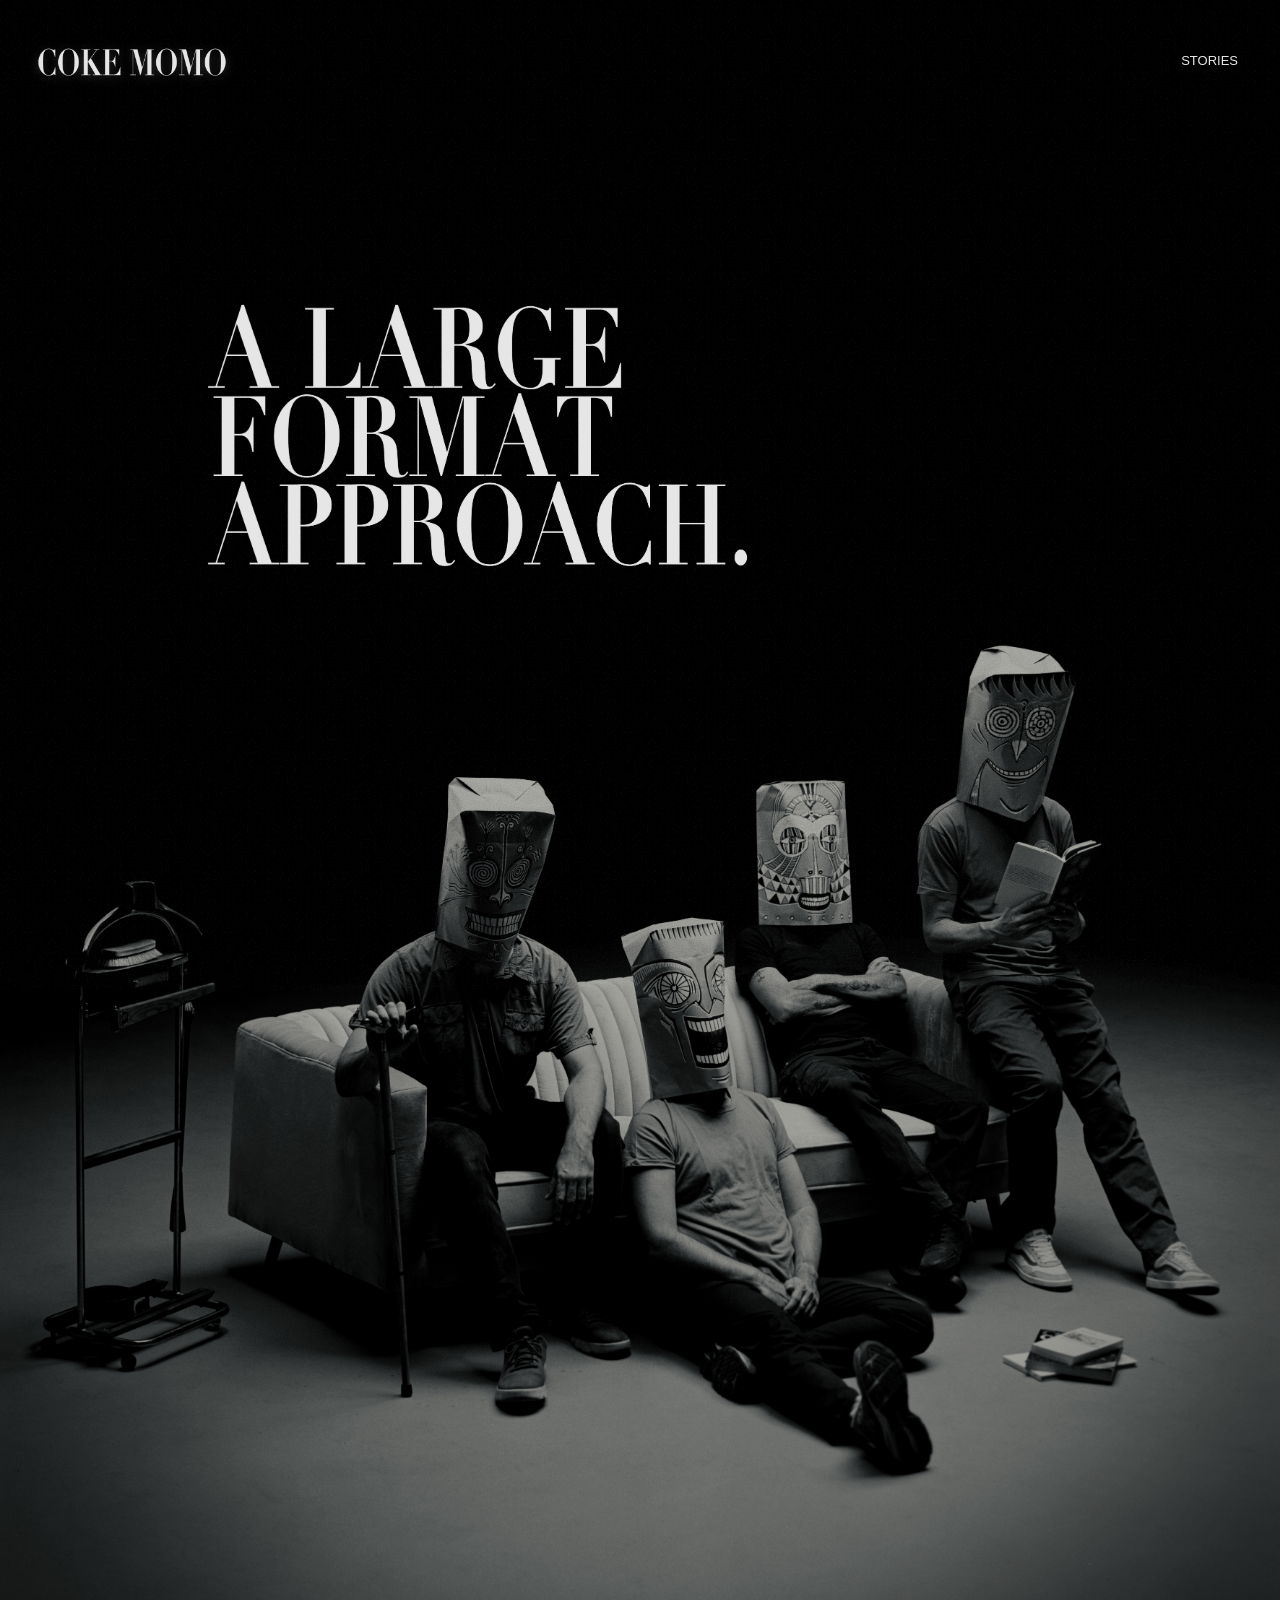
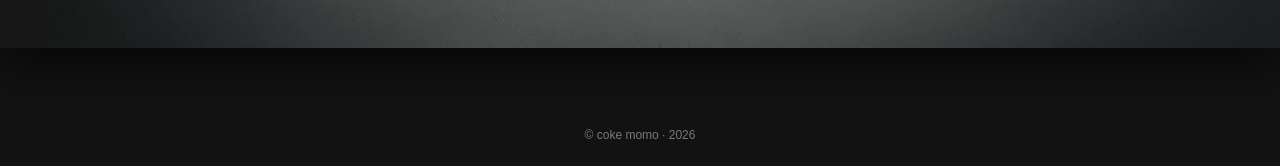
<file: index.html>
<!doctype html>
<html lang="es">
<head>
  <script async src="https://www.googletagmanager.com/gtag/js?id=G-LR7251LPSF"></script>
  <script>
    window.dataLayer = window.dataLayer || [];
    function gtag(){dataLayer.push(arguments);}
    gtag('js', new Date());

    gtag('config', 'G-LR7251LPSF');
  </script>
  <meta charset="utf-8" />
  <meta name="viewport" content="width=device-width,initial-scale=1" />

  <title>coke momo</title>
  <meta name="description" content="Visual stories and photography by coke momo.">
  <link rel="canonical" href="https://www.cokemomo.com/">

  <link rel="icon" href="/favicon.png" sizes="512x512" type="image/png">
  <link rel="icon" href="/favicon-32.png" sizes="32x32" type="image/png">
  <link rel="apple-touch-icon" href="/apple-touch-icon.png">
  <meta name="theme-color" content="#121212">

  <style>
    :root{
      /* --- COLORES DARK MODE --- */
      --bg: #121212;             
      --text-main: #e0e0e0;      
      --text-muted: #888888;     
      
      --page-max: 1400px;
      --page-pad: 32px;
      --header-height: 120px; 
      
      --header-border-width: 0px; 
      --header-border-color: transparent;
      
      --logo-width: 200px;
      --gap: 32px;
      --radius: 16px;
      
      --border: 1px solid rgba(255,255,255,0.1); 
      --shadow: 0 18px 40px rgba(0,0,0,.60); 
      
      --ui-font-size: 13px;
      --ui-opacity: .75;
      --footer-font-size: 12px;
      --footer-opacity: .5;
      --footer-padding: 48px 0 24px;
      --tile-aspect: 4 / 5;
      --wide-aspect: 16 / 9;

      /* --- GRANO DE PELÍCULA --- */
      --grain-opacity: .06;  /* grano sobre fotos y medios tonos */
      --grain-lift: .035;    /* grano en los negros de la página */
      --grain-tile: 200px;   /* = 200 / densidad de pantalla; ver @media abajo */
      --grain-speed: .6s;    /* parpadeo del grano (0 = estático) */
    }

    *{ box-sizing:border-box; }
    
    html,body{ 
        margin:0; padding:0; background:var(--bg); color:var(--text-main); 
        -webkit-user-select: none; user-select: none;
        overflow-x: hidden; 
        cursor: default;
    }
    img { -webkit-user-drag: none; user-drag: none; pointer-events: none; }

    body{
      font-family:-apple-system,BlinkMacSystemFont, "Helvetica Neue",Helvetica,Arial,sans-serif;
    }

    /* ===== HEADER FIXED ===== */
    header{
      position: fixed; 
      top: 0; left: 0; width: 100%; height: var(--header-height);
      z-index: 5000;
      background: transparent; 
      display: flex; align-items: center;
      
      /* TRANSICIÓN DE OPACIDAD (Para ocultarlo suavemente en zoom) */
      transition: opacity 0.4s ease, visibility 0.4s ease;
      opacity: 1;
      visibility: visible;
    }
    
    /* CLASE PARA OCULTAR HEADER EN ZOOM */
    header.hidden {
        opacity: 0;
        visibility: hidden;
        pointer-events: none;
    }

    /* CAPA DE FONDO (EFECTO CRISTAL + GRADIENTE) */
    header::before {
      content: "";
      position: absolute;
      inset: 0; 
      z-index: -1; 
      transition: opacity 0.6s ease, background 0.6s ease;
      
      /* --- HOME --- */
      background: linear-gradient(to bottom, rgba(0,0,0,0.8) 0%, rgba(0,0,0,0.2) 100%);
      backdrop-filter: blur(10px);
      -webkit-backdrop-filter: blur(10px);
      -webkit-mask-image: linear-gradient(to bottom, black 40%, transparent 100%);
      mask-image: linear-gradient(to bottom, black 40%, transparent 100%);
      opacity: 1;
    }

    /* --- MODO STORIES (GRADIENTE NEGRO SÓLIDO ARRIBA) --- */
    header.story-mode::before {
      /* Negro Grafito */
      background: #121212; 
      
      /* Blur para suavizar lo de atrás */
      backdrop-filter: blur(15px);
      -webkit-backdrop-filter: blur(15px);
      
      /* MÁSCARA CORREGIDA: Sólido arriba (black 80%), transparente solo al final */
      /* Esto asegura que la parte superior sea oscura y legible */
      -webkit-mask-image: linear-gradient(to bottom, black 80%, transparent 100%);
      mask-image: linear-gradient(to bottom, black 80%, transparent 100%);
    }

    .header-inner{
      width: 100%; max-width: var(--page-max); margin: 0 auto; padding: 0 var(--page-pad);
      display:flex; align-items:center; justify-content:space-between; height: 100%;
    }

    /* LOGO CON GLOW INTENSO */
    .logo{
      width: var(--logo-width); max-width:60vw; cursor:pointer; user-select:none; pointer-events: auto; 
      filter: invert(1) brightness(0.9); 
      transition: filter 0.4s ease;
      filter: drop-shadow(0 2px 4px rgba(0,0,0,0.2)) invert(1) brightness(0.9);
    }
    
    .logo:hover { 
        /* Glow blanco intenso */
        filter: drop-shadow(0 0 20px rgba(255,255,255,0.9)) invert(1) brightness(2); 
    }

    .menu{ position: relative; font-size: var(--ui-font-size); opacity: 1; color: #fff; }
    
    .menu button{ 
        background:none; border:none; font:inherit; cursor:pointer; padding:6px 10px; color: #fff; 
        text-shadow: 0 1px 4px rgba(0,0,0,0.5); 
        opacity: 0.9; transition: opacity 0.3s;
    }
    .menu button:hover { opacity: 1; }

    .menu-list{
      position:absolute; right:0; top:100%; margin-top:10px;
      background: #1a1a1a; 
      border: 1px solid #333;
      border-radius:10px; box-shadow:0 12px 30px rgba(0,0,0,.5);
      display:none; min-width:160px; overflow:hidden;
    }
    .menu.open .menu-list{ display:block; }

    .menu-list button{
      width:100%; text-align:left; padding:10px 14px; border:none;
      background:none; cursor:pointer; font-size:13px; color: #bbb;
      text-shadow: none; 
    }
    .menu-list button:hover{ background: rgba(255,255,255,.1); color: #fff; }

    main{
      max-width: var(--page-max); margin: 0 auto; padding: var(--page-pad);
      margin-top: var(--header-height); 
      min-height: calc(100vh - var(--header-height));
    }

    section{ display:none; }
    section.active{ display:block; }

    .story-header{ margin-bottom: 32px; }
    .story-title-row{ display:flex; align-items: baseline; gap: 18px; flex-wrap: wrap; }
    .story-title{ font-size: 18px; font-weight: 500; letter-spacing: .04em; text-transform: uppercase; user-select:none; }
    .story-subtitle{ font-size: 15px; font-weight: 400; font-style: italic; opacity: .78; user-select:none; white-space: nowrap; }

    /* ===== PORTADA FULL SCREEN ===== */
    .home-hero{
      width: 100vw; position: relative; left: 50%; right: 50%;
      margin-left: -50vw; margin-right: -50vw;
      display:block; object-fit: cover; box-shadow: var(--shadow);
      margin-top: calc((var(--header-height) + var(--page-pad)) * -1); 
      filter: brightness(0.9);
    }

    .grid{ display:grid; grid-template-columns: repeat(2,1fr); gap: var(--gap); }
    @media (max-width: 900px){ .grid{ grid-template-columns:1fr; } }

    .tile{
      position: relative; overflow:hidden; border-radius: var(--radius);
      border: var(--border); box-shadow: var(--shadow); 
      cursor: none; 
      background: #000; 
      aspect-ratio: var(--tile-aspect); pointer-events: auto;
    }
    .tile.wide{ grid-column: span 2; aspect-ratio: var(--wide-aspect); }

    .tile img{
      position:absolute; inset:0; width:100%; height:100%;
      object-fit: cover; display:block; user-select:none;
    }

    footer{
      max-width: var(--page-max); margin: 0 auto; padding: var(--footer-padding);
      text-align:center; font-size: var(--footer-font-size); opacity: var(--footer-opacity); user-select:none;
    }

    /* ===== LIGHTBOX CON BLUR ===== */
    .lightbox{
      position: fixed; 
      top: 0; 
      left: 0; 
      width: 100%; 
      height: 100%; 
      display:none; 
      z-index: 6000; /* Z-Index alto */
      
      background: rgba(18,18,18,0.85); 
      backdrop-filter: blur(25px);      
      -webkit-backdrop-filter: blur(25px); 
      
      align-items: center; justify-content: center;
      touch-action: none; overflow: hidden;
      cursor: none; 
    }

    .lightbox.open{ display:flex; }

    .lb-ui{ position: absolute; inset:0; pointer-events:none; z-index:6100; }
    
    .lb-btn { color: #fff; background: rgba(0,0,0,0.5); border-radius: 50%; width: 40px; height: 40px; border:none; cursor: pointer; font-size: 20px; position: absolute; pointer-events: auto; }
    .lb-close { top: 20px; right: 20px; }
    .lb-prev { top: 50%; left: 20px; transform: translateY(-50%); }
    .lb-next { top: 50%; right: 20px; transform: translateY(-50%); }

    .lightbox.direct-zoom .lb-btn { display: none; }
    .lightbox.direct-zoom .caption { display: none; }

    .lightbox-inner{ width: 100%; height: 100%; position: relative; overflow: hidden; }
    .lb-stage{ width:100%; height:100%; display:flex; align-items:center; justify-content:center; }

    .lightbox-img{
      max-width:100%; max-height:100%; object-fit: contain;
      transform-origin: center center; 
      pointer-events: none; transition: none; 
    }
    
    .lb-protection {
      position: absolute; inset: 0; z-index: 4050; 
      cursor: none; 
    }

    .caption{
      position: absolute; bottom: 20px; left:0; width:100%;
      font-size:13px; opacity:.8; text-align:center;
      pointer-events: none; z-index: 4200;
      color: #ccc; 
      background: rgba(0,0,0,0.6); padding: 5px 0;
    }

    /* ===== MENSAJE EN EL CURSOR ===== */
    .cursor-msg {
        position: fixed; top: 0; left: 0; pointer-events: none; z-index: 7000;
        padding: 6px 10px;
        background: rgba(255, 255, 255, 0.9); color: #000; 
        font-size: 10px; font-weight: 500; text-transform: uppercase; letter-spacing: 0.05em;
        border-radius: 4px; opacity: 0;
        transform: translate(15px, 15px);
        transition: opacity 0.2s ease, transform 0.1s ease;
        white-space: nowrap;
    }
    .cursor-msg.visible { opacity: 1; }

    /* ===== GRANO DE PELÍCULA (SOBRE TODA LA WEB) =====
       Dos capas, porque una sola no puede cubrir todo el rango:
       - .grain (overlay): grano en medios tonos, respeta el contraste de las fotos.
         Sobre un negro como #121212 el overlay se anula, así que aquí no basta.
       - .grain-blacks (screen): solo aclara, así que es la que hace visible
         el grano en los negros de la página. Como niebla de base de película. */
    .grain, .grain-blacks{
      position: fixed;
      top: -10%; left: -10%;
      width: 120%; height: 120%;   /* margen para el desplazamiento del parpadeo */
      z-index: 9000;
      pointer-events: none;
      background-size: var(--grain-tile) var(--grain-tile);

      /* El movimiento va por transform (GPU), no por background-position */
      will-change: transform;
      animation: grain-shift var(--grain-speed) steps(1) infinite;
    }

    /* Detalles que hacen que el grano se vea (medido en este Mac):
       - color-interpolation-filters='sRGB': por defecto los filtros SVG trabajan
         en linearRGB, y linear 0.5 sale a sRGB 0.735. Eso desplazaba el ruido
         hacia claro y el overlay aclaraba la foto en vez de ser neutro.
       - feComponentTransfer linear: feTurbulence crudo tiene una desviación de
         solo 0.06, casi gris plano. slope=3 con intercept=(1-slope)/2 estira el
         contraste a 0.23 manteniendo la media en 0.50, así que no toca exposición.
       - feFuncA slope=0 intercept=1: el ruido de alfa solo velaba; con alfa fija
         la fuerza la controla únicamente la opacidad de la capa. */
    .grain{
      opacity: var(--grain-opacity);
      mix-blend-mode: overlay;
      background-image: url("data:image/svg+xml,%3Csvg xmlns='http://www.w3.org/2000/svg' width='200' height='200'%3E%3Cfilter id='g' color-interpolation-filters='sRGB'%3E%3CfeTurbulence type='fractalNoise' baseFrequency='.85' numOctaves='1' seed='3' stitchTiles='stitch'/%3E%3CfeColorMatrix type='saturate' values='0'/%3E%3CfeComponentTransfer%3E%3CfeFuncR type='linear' slope='3' intercept='-1'/%3E%3CfeFuncG type='linear' slope='3' intercept='-1'/%3E%3CfeFuncB type='linear' slope='3' intercept='-1'/%3E%3CfeFuncA type='linear' slope='0' intercept='1'/%3E%3C/feComponentTransfer%3E%3C/filter%3E%3Crect width='200' height='200' filter='url(%23g)'/%3E%3C/svg%3E");
    }

    /* Ruido sesgado a oscuro (media 0.075) con granos claros sueltos: así el
       screen mete grano en el negro sin lavarlo — #121212 sube solo a ~20. */
    .grain-blacks{
      opacity: var(--grain-lift);
      mix-blend-mode: screen;
      background-image: url("data:image/svg+xml,%3Csvg xmlns='http://www.w3.org/2000/svg' width='200' height='200'%3E%3Cfilter id='b' color-interpolation-filters='sRGB'%3E%3CfeTurbulence type='fractalNoise' baseFrequency='.85' numOctaves='1' seed='7' stitchTiles='stitch'/%3E%3CfeColorMatrix type='saturate' values='0'/%3E%3CfeComponentTransfer%3E%3CfeFuncR type='linear' slope='8' intercept='-4.5'/%3E%3CfeFuncG type='linear' slope='8' intercept='-4.5'/%3E%3CfeFuncB type='linear' slope='8' intercept='-4.5'/%3E%3CfeFuncA type='linear' slope='0' intercept='1'/%3E%3C/feComponentTransfer%3E%3C/filter%3E%3Crect width='200' height='200' filter='url(%23b)'/%3E%3C/svg%3E");

      /* Desfasada respecto a la otra capa para que no parezca un patrón doble */
      animation-direction: reverse;
      animation-duration: calc(var(--grain-speed) * 1.4);
    }

    @keyframes grain-shift{
      0%   { transform: translate3d(0px, 0px, 0); }
      10%  { transform: translate3d(-3px, -7px, 0); }
      20%  { transform: translate3d(-8px, 3px, 0); }
      30%  { transform: translate3d(5px, -9px, 0); }
      40%  { transform: translate3d(-2px, 8px, 0); }
      50%  { transform: translate3d(-9px, 5px, 0); }
      60%  { transform: translate3d(6px, 0px, 0); }
      70%  { transform: translate3d(-5px, -6px, 0); }
      80%  { transform: translate3d(3px, 9px, 0); }
      90%  { transform: translate3d(-7px, -3px, 0); }
      100% { transform: translate3d(0px, 0px, 0); }
    }

    @media (prefers-reduced-motion: reduce){
      .grain, .grain-blacks{ animation: none; }
    }

    /* El grano debe medir un pixel FISICO, no uno logico: si el mosaico se
       escala, feTurbulence produce manchas de 2 px que enmascaran el detalle
       fino de las fotos. Medido: finura 0.99 a 200px en dpr2 frente a 1.45
       a 100px (el techo del ruido puro por pixel es 1.41). */
    @media (min-resolution: 2dppx){
      :root{ --grain-tile: 100px; }
    }
    @media (min-resolution: 3dppx){
      :root{ --grain-tile: 67px; }
    }

    @media (max-width: 600px){
      :root{ --page-pad:18px; --logo-width:160px; --gap:22px; --wide-aspect: 4 / 3; --header-height: 80px; }
      .tile.wide{ grid-column: span 1; }
      .cursor-msg { display: none; }
      .home-hero { margin-top: calc((var(--header-height) + var(--page-pad)) * -1); } 
    }

    @media (max-width: 900px) {
        .lightbox { display: none; } 
        
        .lightbox.open {
            display: block; overflow: auto; 
            -webkit-overflow-scrolling: touch; touch-action: auto; padding: 0;
        }
        .lightbox-inner {
            height: auto; min-height: 100%; overflow: visible;
            display: flex; align-items: flex-start; justify-content: flex-start;
        }
        .lb-stage { display: block; width: auto; height: auto; padding: 0; }
        .lightbox-img {
            width: 300vw !important; max-width: none !important;
            height: auto !important; max-height: none !important;
            transform: none !important; margin: 0; display: block;
            pointer-events: auto; cursor: zoom-out;
        }
        .lb-protection, .caption, .lb-btn { display: none !important; }
    }
  </style>
</head>

<body oncontextmenu="return false;">

<div class="cursor-msg" id="cursorMsg">CLICK TO ZOOM</div>

<header>
  <div class="header-inner">
    <img src="assets/img/logo.png" class="logo" id="logoHome">
    <div class="menu" id="menu">
      <button id="menuToggle">STORIES</button>
      <div class="menu-list">
        <button data-target="home">HOME</button>
        <button data-target="psilicon-flesh">PSILICON FLESH</button>
        <button data-target="held-in-time">HELD IN TIME</button>
        <button data-target="path">PATH</button>
        <button data-target="strings">STRINGS</button>
        <button data-target="portraiture">PORTRAITURE</button>
        <button data-target="core">CORE</button>
      </div>
    </div>
  </div>
</header>

<main>
  <section id="home" class="active">
    <img src="assets/img/photos/MAIN.jpg" class="home-hero" alt="coke momo">
  </section>

  <section id="psilicon-flesh">
    <div class="story-header"><div class="story-title-row"><div class="story-title"></div><div class="story-subtitle"></div></div></div>
    <div class="grid"></div>
  </section>
  <section id="held-in-time">
    <div class="story-header"><div class="story-title-row"><div class="story-title"></div><div class="story-subtitle"></div></div></div>
    <div class="grid"></div>
  </section>
  <section id="path">
    <div class="story-header"><div class="story-title-row"><div class="story-title"></div><div class="story-subtitle"></div></div></div>
    <div class="grid"></div>
  </section>
  <section id="strings">
    <div class="story-header"><div class="story-title-row"><div class="story-title"></div><div class="story-subtitle"></div></div></div>
    <div class="grid"></div>
  </section>
  <section id="portraiture">
    <div class="story-header"><div class="story-title-row"><div class="story-title"></div><div class="story-subtitle"></div></div></div>
    <div class="grid"></div>
  </section>
  <section id="core">
    <div class="story-header"><div class="story-title-row"><div class="story-title"></div><div class="story-subtitle"></div></div></div>
    <div class="grid"></div>
  </section>
</main>

<footer>© coke momo · 2026</footer>

<div class="lightbox" id="lightbox" aria-hidden="true">
  <div class="lb-ui">
    <button class="lb-btn lb-close" id="lbClose">×</button>
    <button class="lb-btn lb-prev" id="lbPrev">‹</button>
    <button class="lb-btn lb-next" id="lbNext">›</button>
  </div>
  <div class="lightbox-inner">
    <div class="lb-stage">
      <div class="lb-protection" id="lbProtection"></div>
      <img class="lightbox-img" id="lbImg" alt="">
    </div>
    <div class="caption" id="lbCaption"></div>
  </div>
</div>

<div class="grain" aria-hidden="true"></div>
<div class="grain-blacks" aria-hidden="true"></div>

<script>
  const MAX_PHOTOS = 40;
  const EXT = '.jpg';
  const WIDE_RATIO = 1.1;
  const ZOOM_SCALE_DESKTOP = 4; 
  
  const getHeaderHeight = () => parseInt(getComputedStyle(document.documentElement).getPropertyValue('--header-height'));

  let captions = {};
  let currentList = [];
  let currentIndex = -1;

  const lightbox = document.getElementById('lightbox');
  const lbImg = document.getElementById('lbImg');
  const lbProtection = document.getElementById('lbProtection');
  const lbCaption = document.getElementById('lbCaption');
  const cursorMsg = document.getElementById('cursorMsg');
  const header = document.querySelector('header'); 

  const STORY_DESCRIPTIONS = {
    "psilicon-flesh": "Band Press Photos.",
    "held-in-time": "The process of the unique.",
    "path": "Images from the path itself.",
    "strings": "People around.",
    "portraiture": "Studio lighting.",
    "core": "What moves us."
  };

  document.addEventListener('mousemove', (e) => {
    cursorMsg.style.left = e.clientX + 'px';
    cursorMsg.style.top = e.clientY + 'px';
  });

  function showCursorMsg(text) {
    if (window.innerWidth > 900) { 
        cursorMsg.textContent = text;
        cursorMsg.classList.add('visible');
    }
  }
  function hideCursorMsg() { cursorMsg.classList.remove('visible'); }

  lbProtection.addEventListener('mouseenter', () => showCursorMsg('CLICK TO ZOOM OUT'));
  lbProtection.addEventListener('mouseleave', hideCursorMsg);


  function setActiveSection(id){
    document.querySelectorAll('section').forEach(s => s.classList.remove('active'));
    document.getElementById(id).classList.add('active');
    
    if (id === 'home') {
        header.classList.remove('story-mode');
    } else {
        header.classList.add('story-mode');
    }

    window.scrollTo(0,0);
  }
  function goHome(){ setActiveSection('home'); }

  async function loadStory(storyId){
    const section = document.getElementById(storyId);
    const grid = section.querySelector('.grid');
    const titleEl = section.querySelector('.story-title');
    const subtitleEl = section.querySelector('.story-subtitle');
    const btn = document.querySelector(`.menu-list button[data-target="${storyId}"]`);
    
    titleEl.textContent = btn ? btn.textContent : '';
    const desc = STORY_DESCRIPTIONS[storyId] || "Ten small moments.";
    subtitleEl.textContent = " / " + desc;

    grid.innerHTML = '';
    captions = {};
    currentList = [];
    
    const base = `assets/img/stories/${storyId}/`;

    try{
      const r = await fetch(base + 'captions.json', { cache:'no-store' });
      if (r.ok) captions = await r.json();
    }catch(e){}

    for(let i=1;i<=MAX_PHOTOS;i++){
      const name = `PHOTO-${i}${EXT}`;
      const src = base + name;
      const tile = document.createElement('div');
      tile.className = 'tile';
      const img = document.createElement('img');
      img.src = src; img.loading = 'lazy'; img.alt = '';
      
      tile.addEventListener('mouseenter', () => showCursorMsg('CLICK TO ZOOM'));
      tile.addEventListener('mouseleave', hideCursorMsg);

      img.addEventListener('load', () => {
        if (img.naturalWidth / img.naturalHeight > WIDE_RATIO) tile.classList.add('wide');
        currentList.push({ src, name, caption: captions[name] || '' });
      });
      img.addEventListener('error', () => tile.remove());
      
      tile.addEventListener('click', () => {
        const idx = currentList.findIndex(x => x.name === name);
        hideCursorMsg();
        openLightbox(idx >= 0 ? idx : 0);
      });
      tile.appendChild(img);
      grid.appendChild(tile);
    }
  }

  function openLightbox(index){
    if (!currentList.length) return;
    currentIndex = (index + currentList.length) % currentList.length;
    const item = currentList[currentIndex];
    lbImg.src = item.src;
    lbCaption.textContent = item.caption || '';
    
    lightbox.classList.add('open', 'direct-zoom');
    lightbox.setAttribute('aria-hidden','false');
    document.body.style.overflow = 'hidden';
    
    // OCULTAR HEADER AL ABRIR LIGHTBOX
    header.classList.add('hidden');

    if (window.innerWidth > 900) {
      requestAnimationFrame(() => updatePan(window.innerWidth / 2, window.innerHeight / 2));
    } else {
      setTimeout(() => {
         lightbox.scrollLeft = (lightbox.scrollWidth - window.innerWidth) / 2;
         lightbox.scrollTop = (lightbox.scrollHeight - window.innerHeight) / 2;
      }, 10);
    }
  }

  function closeLightbox(){
    lightbox.classList.remove('open', 'direct-zoom');
    lightbox.setAttribute('aria-hidden','true');
    lbImg.src = '';
    document.body.style.overflow = '';
    hideCursorMsg();
    
    // MOSTRAR HEADER AL CERRAR LIGHTBOX
    header.classList.remove('hidden');
  }

  function updatePan(mouseX, mouseY){
    if (window.innerWidth <= 900) return;
    if (!lbImg.naturalWidth) return;

    const hOffset = 0;
    const viewportW = window.innerWidth;
    const viewportH = window.innerHeight;

    const imgRatio = lbImg.naturalWidth / lbImg.naturalHeight;
    const screenRatio = viewportW / viewportH;

    let renderW, renderH;

    if (imgRatio > screenRatio) {
      renderW = viewportW; renderH = viewportW / imgRatio;
    } else {
      renderH = viewportH; renderW = viewportH * imgRatio;
    }

    const scaledW = renderW * ZOOM_SCALE_DESKTOP;
    const scaledH = renderH * ZOOM_SCALE_DESKTOP;

    const overflowX = Math.max(0, scaledW - viewportW);
    const overflowY = Math.max(0, scaledH - viewportH);

    const xPerc = mouseX / viewportW;
    const yPerc = Math.max(0, Math.min(1, (mouseY - hOffset) / viewportH));

    const moveX = (0.5 - xPerc) * overflowX;
    const moveY = (0.5 - yPerc) * overflowY;

    lbImg.style.transform = `translate(${moveX}px, ${moveY}px) scale(${ZOOM_SCALE_DESKTOP})`;
  }

  lbProtection.addEventListener('mousemove', (e) => {
    requestAnimationFrame(() => { updatePan(e.clientX, e.clientY); });
  });

  lbProtection.addEventListener('click', closeLightbox);
  lbImg.addEventListener('click', closeLightbox); 
  
  document.getElementById('lbClose').addEventListener('click', closeLightbox);
  document.addEventListener('keydown', (e) => { if (e.key === 'Escape') closeLightbox(); });

  const menu = document.getElementById('menu');
  document.getElementById('menuToggle').addEventListener('click', () => { menu.classList.toggle('open'); });
  document.addEventListener('click', (e) => { if (!menu.contains(e.target)) menu.classList.remove('open'); });
  
  document.querySelectorAll('.menu-list button').forEach(btn => {
    btn.addEventListener('click', async () => {
      const id = btn.dataset.target;
      menu.classList.remove('open');
      setActiveSection(id);
      if (id !== 'home') await loadStory(id); else goHome();
    });
  });

  document.getElementById('logoHome').addEventListener('click', goHome);
</script>

</body>
</html>
</file>
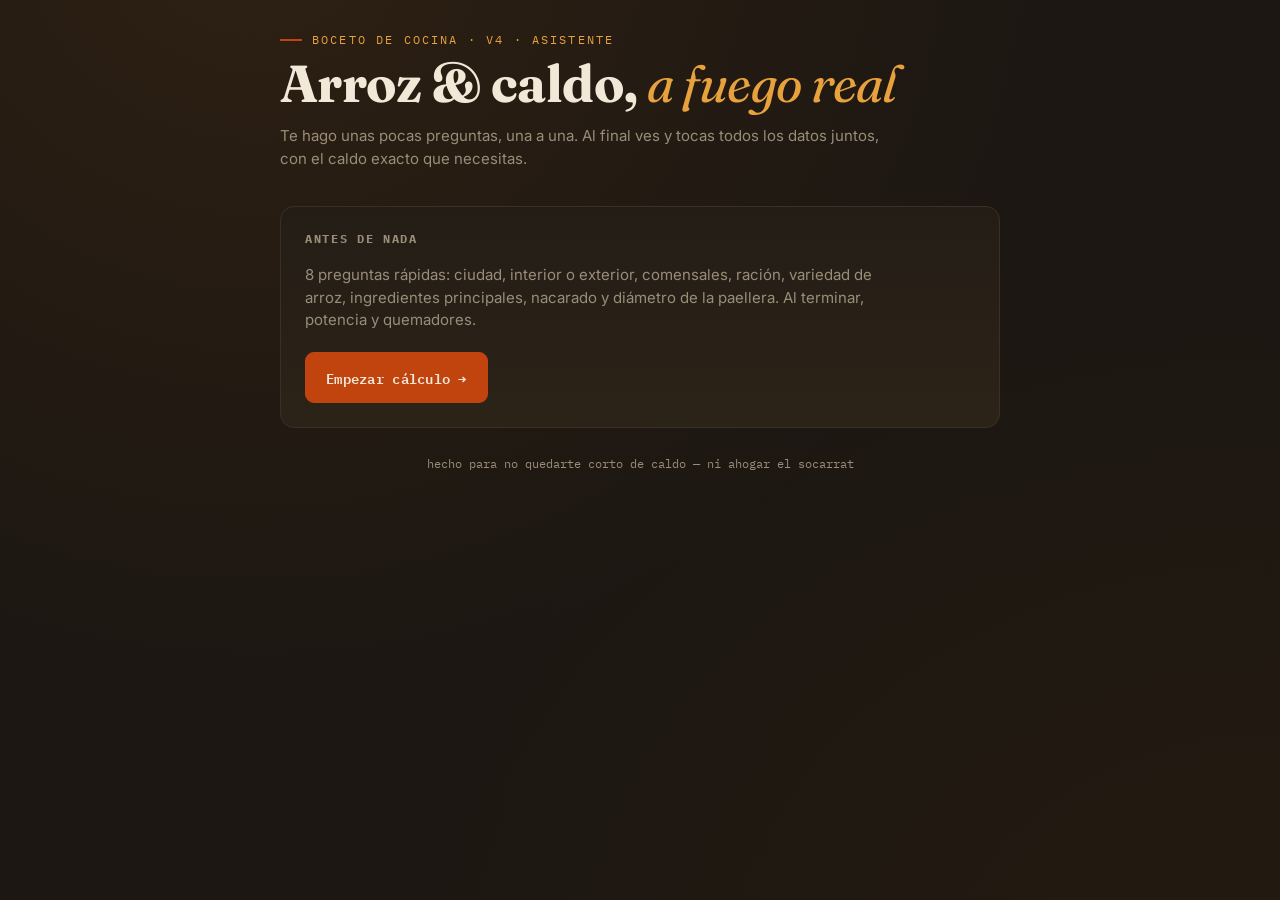
<file: o92561mh3d/index.html>
<!DOCTYPE html>
<html lang="es">
<head>
<meta charset="UTF-8">
<meta name="robots" content="noindex, nofollow, noarchive, nosnippet">
<meta name="viewport" content="width=device-width, initial-scale=1.0, viewport-fit=cover">
<title>Calculadora de Paella · Arroz &amp; Caldo</title>
<meta name="theme-color" content="#1c1712">
<link rel="manifest" href="manifest.webmanifest">
<link rel="icon" type="image/png" sizes="192x192" href="icons/icon-192.png">
<link rel="apple-touch-icon" href="icons/icon-180.png">
<meta name="mobile-web-app-capable" content="yes">
<meta name="apple-mobile-web-app-capable" content="yes">
<meta name="apple-mobile-web-app-status-bar-style" content="black-translucent">
<meta name="apple-mobile-web-app-title" content="Arroz &amp; Caldo">
<link rel="preconnect" href="https://fonts.googleapis.com">
<link href="https://fonts.googleapis.com/css2?family=Fraunces:opsz,wght@9..144,400;9..144,600;9..144,700&family=IBM+Plex+Mono:wght@400;500;600&family=Inter:wght@400;500;600&display=swap" rel="stylesheet">
<style>
  :root{
    --ember:#1c1712;
    --panel:#241d16;
    --panel-2:#2c2318;
    --line:#3c3024;
    --saffron:#e8a23d;
    --paprika:#c1440e;
    --cream:#f2e8d8;
    --muted:#9a8d78;
    --warn:#d97706;
  }
  *{box-sizing:border-box;}
  html,body{margin:0;padding:0;}
  body{
    background:
      radial-gradient(ellipse at 20% -10%, #2e2013 0%, transparent 55%),
      radial-gradient(ellipse at 100% 110%, #241a10 0%, transparent 50%),
      var(--ember);
    color:var(--cream);
    font-family:'Inter',sans-serif;
    min-height:100vh;
    padding:calc(32px + env(safe-area-inset-top)) calc(18px + env(safe-area-inset-right)) calc(80px + env(safe-area-inset-bottom)) calc(18px + env(safe-area-inset-left));
  }
  .wrap{max-width:720px;margin:0 auto;}

  header{margin-bottom:36px;}
  .eyebrow{
    font-family:'IBM Plex Mono',monospace;
    font-size:12px;letter-spacing:.18em;text-transform:uppercase;
    color:var(--saffron);display:flex;align-items:center;gap:10px;
  }
  .eyebrow::before{content:"";width:22px;height:2px;background:var(--paprika);display:inline-block;}
  h1{
    font-family:'Fraunces',serif;font-weight:700;
    font-size:clamp(32px,5vw,52px);line-height:1.02;
    margin:10px 0 6px;letter-spacing:-0.01em;
  }
  h1 em{font-style:italic;font-weight:400;color:var(--saffron);}
  .sub{color:var(--muted);font-size:15px;max-width:600px;line-height:1.5;}

  .card{
    background:linear-gradient(180deg,var(--panel),var(--panel-2));
    border:1px solid var(--line);border-radius:14px;padding:24px;
  }
  .card + .card{margin-top:22px;}
  .card h2{
    font-family:'IBM Plex Mono',monospace;font-size:12px;text-transform:uppercase;
    letter-spacing:.14em;color:var(--muted);margin:0 0 18px;
    display:flex;justify-content:space-between;align-items:center;
  }

  /* burner visual */
  .burner-stage{
    position:relative;width:100%;aspect-ratio:1/1;max-width:280px;
    margin:0 auto 8px;display:flex;align-items:center;justify-content:center;
  }
  .ring{position:absolute;border-radius:50%;border:2px solid var(--line);transition:all .25s ease;}
  .ring.on{border-color:var(--paprika);box-shadow:0 0 22px 2px rgba(193,68,14,.55), inset 0 0 14px rgba(232,162,61,.35);}
  .flame{
    position:absolute;border-radius:50%;
    background:radial-gradient(circle,#ffd583 0%,var(--saffron) 35%,var(--paprika) 75%,transparent 78%);
    filter:blur(1px);opacity:0;transition:opacity .25s ease;animation:flicker 1.6s infinite ease-in-out;
  }
  .flame.on{opacity:.85;}
  @keyframes flicker{0%,100%{transform:scale(1);}50%{transform:scale(1.06);}}
  .pan-overlay{
    position:absolute;border-radius:50%;border:2px dashed rgba(242,232,216,.55);
    background:rgba(242,232,216,.04);transition:all .25s ease;
    display:flex;align-items:flex-end;justify-content:center;pointer-events:none;
  }
  .pan-label{
    font-family:'IBM Plex Mono',monospace;font-size:11px;color:var(--cream);
    background:var(--ember);padding:2px 8px;border-radius:20px;
    transform:translateY(10px);border:1px solid var(--line);white-space:nowrap;
  }
  .aro-buttons{display:flex;gap:8px;justify-content:center;margin-top:14px;}
  .aro-btn{
    flex:1;background:var(--panel);border:1px solid var(--line);color:var(--muted);
    font-family:'IBM Plex Mono',monospace;font-size:13px;padding:10px 6px;border-radius:9px;
    cursor:pointer;text-align:center;transition:all .15s ease;
  }
  .aro-btn.active{border-color:var(--paprika);color:var(--cream);background:rgba(193,68,14,.18);}
  .aro-btn:hover{color:var(--cream);}

  label{display:flex;justify-content:space-between;align-items:baseline;font-size:13.5px;color:var(--cream);margin-bottom:8px;}
  .val{font-family:'IBM Plex Mono',monospace;color:var(--saffron);font-size:13px;}
  .hint{font-size:11.5px;color:var(--muted);margin-top:6px;line-height:1.45;}

  input[type=range]{-webkit-appearance:none;width:100%;height:4px;background:var(--line);border-radius:4px;outline:none;}
  input[type=range]::-webkit-slider-thumb{
    -webkit-appearance:none;width:16px;height:16px;border-radius:50%;
    background:var(--saffron);border:2px solid var(--ember);cursor:pointer;box-shadow:0 0 0 1px var(--paprika);
  }
  input[type=number]{
    width:100%;background:var(--ember);border:1px solid var(--line);color:var(--cream);
    border-radius:8px;padding:10px 12px;font-family:'IBM Plex Mono',monospace;font-size:16px;font-weight:500;
  }
  select{
    width:100%;background:var(--ember);border:1px solid var(--line);color:var(--cream);
    border-radius:8px;padding:10px 12px;font-family:'IBM Plex Mono',monospace;font-size:14px;font-weight:500;
    appearance:none;-webkit-appearance:none;
  }
  .comensales-row{display:flex;align-items:center;gap:10px;}
  .stepper{
    width:38px;height:38px;flex:none;border-radius:8px;border:1px solid var(--line);
    background:var(--panel);color:var(--cream);font-size:18px;cursor:pointer;
  }
  .stepper:hover{border-color:var(--paprika);}

  .toggle-row{display:flex;border:1px solid var(--line);border-radius:9px;overflow:hidden;}
  .toggle-row button{
    flex:1;background:var(--panel);color:var(--muted);border:none;padding:11px 6px;
    font-size:12.5px;cursor:pointer;font-family:'Inter',sans-serif;transition:all .15s ease;
  }
  .toggle-row button.active{background:rgba(193,68,14,.18);color:var(--cream);}
  .toggle-row button:not(:last-child){border-right:1px solid var(--line);}

  .result-hero{display:grid;grid-template-columns:1fr 1fr;gap:14px;margin-bottom:18px;}
  .stat{background:var(--ember);border:1px solid var(--line);border-radius:12px;padding:16px 16px 14px;}
  .stat .num{font-family:'Fraunces',serif;font-weight:600;font-size:34px;color:var(--saffron);line-height:1;}
  .stat .num span{font-size:16px;color:var(--muted);font-family:'IBM Plex Mono',monospace;}
  .stat .lab{font-family:'IBM Plex Mono',monospace;font-size:10.5px;text-transform:uppercase;letter-spacing:.1em;color:var(--muted);margin-top:6px;}

  .meta-list{font-family:'IBM Plex Mono',monospace;font-size:12.5px;display:grid;gap:9px;margin-bottom:18px;}
  .meta-list div{display:flex;justify-content:space-between;color:var(--muted);gap:12px;}
  .meta-list div b{color:var(--cream);font-weight:500;text-align:right;}

  .warning{
    border:1px solid var(--warn);background:rgba(217,119,6,.12);color:#f0c896;
    border-radius:9px;padding:10px 12px;font-size:12.5px;margin-bottom:16px;display:none;line-height:1.5;
  }
  .warning.show{display:block;}

  details{margin-top:6px;border-top:1px solid var(--line);padding-top:14px;}
  summary{
    cursor:pointer;font-family:'IBM Plex Mono',monospace;font-size:11.5px;text-transform:uppercase;
    letter-spacing:.1em;color:var(--muted);list-style:none;display:flex;align-items:center;gap:8px;
  }
  summary::-webkit-details-marker{display:none;}
  summary::before{content:"+";color:var(--paprika);font-size:15px;}
  details[open] summary::before{content:"–";}
  .formula-body{font-size:12.5px;color:var(--muted);line-height:1.7;margin-top:12px;}
  .formula-body code{color:var(--saffron);background:rgba(232,162,61,.08);padding:1px 5px;border-radius:4px;font-family:'IBM Plex Mono',monospace;}
  .formula-body .row{display:flex;justify-content:space-between;padding:5px 0;border-bottom:1px dotted var(--line);gap:16px;}

  /* thickness gauge (graphic, non-realistic) */
  .gauge-wrap{margin-top:6px;}
  .gauge-track{position:relative;height:14px;border-radius:7px;display:flex;overflow:hidden;border:1px solid var(--line);}
  .gauge-zone{height:100%;}
  .gauge-zone.fina{width:38%;background:#5c8a5c;}
  .gauge-zone.media{width:27%;background:var(--saffron);}
  .gauge-zone.gruesa{width:35%;background:var(--paprika);}
  .gauge-marker{
    position:absolute;top:-4px;left:0;width:4px;height:22px;background:var(--cream);
    border-radius:2px;box-shadow:0 0 0 1px rgba(0,0,0,.4);transform:translateX(-2px);
    transition:left .2s ease;
  }
  .gauge-labels{
    display:flex;justify-content:space-between;font-family:'IBM Plex Mono',monospace;font-size:10.5px;
    color:var(--muted);text-transform:uppercase;letter-spacing:.06em;margin-top:7px;
  }

  /* buttons */
  .btn-start, .btn-primary, .btn-secondary{
    font-family:'IBM Plex Mono',monospace;font-size:14px;font-weight:600;letter-spacing:.02em;
    border-radius:9px;padding:13px 20px;cursor:pointer;border:1px solid var(--line);
    transition:all .15s ease;
  }
  .btn-start, .btn-primary{background:var(--paprika);color:var(--cream);border-color:var(--paprika);}
  .btn-start:hover, .btn-primary:hover{background:#a83a0c;}
  .btn-secondary{background:var(--panel);color:var(--muted);}
  .btn-secondary:hover{color:var(--cream);border-color:var(--saffron);}
  .btn-secondary:disabled{opacity:0;pointer-events:none;}
  .btn-link{
    background:none;border:none;color:var(--saffron);font-family:'IBM Plex Mono',monospace;
    font-size:10.5px;cursor:pointer;text-transform:uppercase;letter-spacing:.06em;padding:0;
  }

  .wizard-progress{margin-bottom:22px;}
  .wizard-progress span{
    font-family:'IBM Plex Mono',monospace;font-size:11.5px;color:var(--muted);
    text-transform:uppercase;letter-spacing:.08em;
  }
  .wizard-bar{height:4px;background:var(--line);border-radius:4px;margin-top:8px;overflow:hidden;}
  .wizard-bar-fill{height:100%;background:var(--saffron);width:14%;transition:width .2s ease;}
  .wizard-nav{display:flex;justify-content:space-between;margin-top:26px;gap:12px;}
  .wizard-nav button{flex:1;}

  /* question field component, shared by wizard (one at a time) and result (all, compact) */
  .qfield{margin-bottom:18px;padding-bottom:16px;border-bottom:1px solid var(--line);}
  .qfield:last-child{margin-bottom:0;border-bottom:none;padding-bottom:0;}
  .qfield-row{display:flex;align-items:center;gap:12px;}
  .qfield-title{flex:0 0 auto;min-width:150px;font-size:13.5px;color:var(--cream);}
  .qfield-title .val{display:block;margin-top:2px;}
  .qfield-control{flex:1;min-width:0;}
  .qfield-toggle{
    flex:none;background:none;border:1px solid var(--line);border-radius:6px;width:26px;height:26px;
    color:var(--muted);cursor:pointer;font-size:11px;line-height:1;transition:transform .15s ease, color .15s ease;
  }
  .qfield-toggle:hover{color:var(--cream);border-color:var(--saffron);}
  .qfield-hint{display:none;font-size:11.5px;color:var(--muted);margin-top:10px;line-height:1.5;}
  .qfield.open .qfield-hint{display:block;}
  .qfield.open .qfield-toggle{transform:rotate(180deg);}
  .qfield-extra{margin-top:10px;}

  .mode-wizard .qfield{border-bottom:none;padding-bottom:0;margin-bottom:0;}
  .mode-wizard .qfield-hint{display:block !important;margin-top:12px;}
  .mode-wizard .qfield-toggle{display:none;}
  .mode-wizard .qfield-row{flex-wrap:wrap;}
  .mode-wizard .qfield-title{
    font-size:18px;font-family:'Fraunces',serif;font-weight:600;min-width:100%;margin-bottom:10px;color:var(--cream);
  }
  .mode-wizard .qfield-title .val{
    font-family:'IBM Plex Mono',monospace;font-size:14px;color:var(--saffron);display:inline;margin-left:8px;
  }

  .qfield-wide .qfield-row{margin-bottom:4px;}

  @media (max-width:520px){
    .qfield-row{flex-wrap:wrap;}
    .qfield-title{min-width:100%;}
  }

  footer{margin-top:28px;text-align:center;color:var(--muted);font-size:11.5px;font-family:'IBM Plex Mono',monospace;}
</style>
</head>
<body>
<div class="wrap">

  <header>
    <div class="eyebrow">Boceto de cocina · v4 · asistente</div>
    <h1>Arroz &amp; caldo, <em>a fuego real</em></h1>
    <p class="sub">Te hago unas pocas preguntas, una a una. Al final ves y tocas todos los datos juntos, con el caldo exacto que necesitas.</p>
  </header>

  <!-- START SCREEN -->
  <div class="card" id="screenStart">
    <h2>Antes de nada</h2>
    <p class="sub" style="margin:0 0 20px;">8 preguntas rápidas: ciudad, interior o exterior, comensales, ración, variedad de arroz, ingredientes principales, nacarado y diámetro de la paellera. Al terminar, potencia y quemadores.</p>
    <button type="button" class="btn-start" id="btnStart">Empezar cálculo →</button>
  </div>

  <!-- WIZARD SCREEN -->
  <div class="card" id="screenWizard" style="display:none;">
    <div class="wizard-progress">
      <span id="wizardStepLabel">Paso 1 de 8</span>
      <div class="wizard-bar"><div class="wizard-bar-fill" id="wizardBarFill"></div></div>
    </div>

    <div id="wizardSlot"></div>

    <div class="wizard-nav">
      <button type="button" id="btnBack" class="btn-secondary">Atrás</button>
      <button type="button" id="btnNext" class="btn-primary">Siguiente</button>
    </div>
  </div>

  <!-- RESULT SCREEN -->
  <div id="screenResult" style="display:none;">
    <div class="card">
      <h2>Tus datos <button type="button" id="btnRestart" class="btn-link">↺ Empezar de nuevo</button></h2>
      <div id="resultSlot"></div>
    </div>

    <div class="card">
      <h2>Resultado</h2>
      <div class="warning" id="warning"></div>

      <div class="result-hero">
        <div class="stat">
          <div class="num" id="arrozOut">0<span> g</span></div>
          <div class="lab">Arroz seco necesario</div>
        </div>
        <div class="stat">
          <div class="num" id="caldoOut">0<span> L</span></div>
          <div class="lab">Caldo necesario</div>
        </div>
      </div>

      <div class="meta-list">
        <div>Superficie útil de la paellera <b id="areaOut">–</b></div>
        <div>Ratio caldo:arroz aplicado <b id="ratioOut">–</b></div>
      </div>

      <div class="gauge-wrap">
        <div class="gauge-track">
          <div class="gauge-zone fina"></div>
          <div class="gauge-zone media"></div>
          <div class="gauge-zone gruesa"></div>
          <div class="gauge-marker" id="gaugeMarker"></div>
        </div>
        <div class="gauge-labels"><span>Fina</span><span>Media</span><span>Gruesa</span></div>
        <p class="hint" id="gaugeReadout" style="text-align:center;margin-top:10px;"></p>
      </div>

      <details>
        <summary>Cómo se calcula</summary>
        <div class="formula-body">
          <div class="row"><span>Arroz total</span><code>comensales · g/ración</code></div>
          <div class="row"><span>Área útil</span><code>π · (diámetro − 8cm)² / 4</code></div>
          <div class="row"><span>Grosor de capa</span><code>volumen arroz ÷ área útil</code></div>
          <div class="row"><span>Ratio base</span><code>1 : 3 (arroz : caldo, en volumen)</code></div>
          <div class="row"><span>Ajuste nacarado</span><code id="fSofrito">×1.00</code></div>
          <div class="row"><span>Ajuste nº de aros</span><code id="fAros">×1.00</code></div>
          <div class="row"><span>Ajuste potencia</span><code id="fPot">×1.00</code></div>
          <div class="row"><span>Ajuste grosor de capa</span><code id="fGrosor">×1.00</code></div>
          <div class="row"><span>Ajuste entorno (interior/exterior + temp.)</span><code id="fEntorno">×1.00</code></div>
          <div class="row"><span>Ajuste altitud/presión</span><code id="fAltitud">×1.00</code></div>
          <div class="row"><span>Ajuste variedad de arroz</span><code id="fVariedad">×1.00</code></div>
          <div class="row"><span>Ajuste ingredientes principales</span><code id="fIngredientes">×1.00</code></div>
          <div class="row"><span>Ratio final</span><code id="fFinal">3.00 : 1</code></div>
          <p style="margin-top:12px;">
            El arroz sale directo de comensales × g/ración — no depende de la paellera. La paellera decide qué tan gruesa queda esa cantidad repartida, y ese grosor realimenta ligeramente el caldo: una capa más gruesa necesita algo más de líquido para hidratarse de forma uniforme, una capa fina algo menos.
            La base útil de cocción suele ser ~8&nbsp;cm menor que el diámetro de boca por la pared inclinada. Más aros y más potencia reparten más calor y aceleran el hervor, así que se compensa con algo más de caldo. Cocinar en exterior añade pérdida de calor por viento (más marcada cuanto más fría la temperatura ambiente). La altitud baja la presión atmosférica y con ella el punto de ebullición del agua: cocción más lenta, algo más de caldo de reserva. La variedad de arroz también pesa: unas aguantan más caldo sin pasarse, otras se pasan enseguida. Los ingredientes principales también influyen: la verdura (judía verde, garrofón) suelta agua al cocinarse y reduce el caldo que hace falta añadir; el marisco o la carne sola apenas aportan ese extra. Coeficientes orientativos — ajústalos a tu paellero real con un par de pruebas.
          </p>
        </div>
      </details>
    </div>
  </div>

  <footer>hecho para no quedarte corto de caldo — ni ahogar el socarrat</footer>
</div>

<!-- shared question fields: moved between wizard and result via JS, never duplicated -->
<div id="fieldsHost" class="mode-wizard">

  <div class="qfield" data-key="ciudad">
    <div class="qfield-row">
      <span class="qfield-title">Ciudad</span>
      <select id="ciudad" class="qfield-control"></select>
      <button type="button" class="qfield-toggle">⌄</button>
    </div>
    <div class="qfield-extra" id="altitudManualWrap" style="display:none;">
      <input type="number" id="altitudManual" min="0" max="5000" step="10" value="500" placeholder="Altitud en metros">
    </div>
    <p class="qfield-hint" id="presionHint"></p>
  </div>

  <div class="qfield" data-key="entorno">
    <div class="qfield-row">
      <span class="qfield-title">Dónde cocinas</span>
      <div class="toggle-row qfield-control">
        <button class="active" data-entorno="interior">Interior</button>
        <button data-entorno="exterior">Exterior</button>
      </div>
      <button type="button" class="qfield-toggle">⌄</button>
    </div>
    <div class="qfield-extra" id="tempField" style="display:none;">
      <label style="font-size:12.5px;margin-bottom:6px;">Temperatura ambiente <span class="val" id="tempVal">20 °C</span></label>
      <input type="range" id="tempAmbiente" min="0" max="40" step="1" value="20">
    </div>
    <p class="qfield-hint">En exterior el viento enfría la paellera y acelera la evaporación: se compensa con algo más de caldo. Días fríos enfrían más; días calurosos, menos.</p>
  </div>

  <div class="qfield" data-key="comensales">
    <div class="qfield-row">
      <span class="qfield-title">Comensales</span>
      <div class="comensales-row qfield-control">
        <button type="button" class="stepper" id="menos">–</button>
        <input type="number" id="comensales" min="1" max="60" value="6">
        <button type="button" class="stepper" id="mas">+</button>
      </div>
      <button type="button" class="qfield-toggle">⌄</button>
    </div>
    <p class="qfield-hint">El dato que no cambia: los que se sientan a la mesa. Todo lo demás se ajusta a esto.</p>
  </div>

  <div class="qfield" data-key="racion">
    <div class="qfield-row">
      <span class="qfield-title">Arroz por comensal</span>
      <div class="toggle-row qfield-control">
        <button class="active" data-racion="100">Plato único · 100 g</button>
        <button data-racion="80">Con entrantes · 80 g</button>
      </div>
      <button type="button" class="qfield-toggle">⌄</button>
    </div>
    <p class="qfield-hint">Si la paella es el único plato, calcula 100&nbsp;g de arroz crudo por persona. Si hay entrantes, tapas u otros platos antes o junto a ella, con 80&nbsp;g suele sobrar.</p>
  </div>

  <div class="qfield" data-key="variedad">
    <div class="qfield-row">
      <span class="qfield-title">Variedad de arroz</span>
      <select id="variedad" class="qfield-control">
        <option value="bomba">Bomba</option>
        <option value="albufera">Albufera / J. Sendra</option>
        <option value="bahia" selected>Bahía</option>
        <option value="senia">Senia</option>
        <option value="otro">Otra / no lo sé</option>
      </select>
      <button type="button" class="qfield-toggle">⌄</button>
    </div>
    <p class="qfield-hint" id="variedadHint"></p>
  </div>

  <div class="qfield" data-key="ingredientes">
    <div class="qfield-row">
      <span class="qfield-title">Ingredientes principales</span>
      <select id="ingredientes" class="qfield-control">
        <option value="valenciana" selected>Valenciana (pollo/conejo + verdura)</option>
        <option value="marisco">Marisco</option>
        <option value="mixta">Mixta (carne + marisco)</option>
        <option value="carne">Carne, casi sin verdura</option>
        <option value="verduras">Verduras / vegetariana</option>
      </select>
      <button type="button" class="qfield-toggle">⌄</button>
    </div>
    <p class="qfield-hint" id="ingredientesHint"></p>
  </div>

  <div class="qfield" data-key="nacarado">
    <div class="qfield-row">
      <span class="qfield-title">Nacarar el arroz</span>
      <div class="toggle-row qfield-control">
        <button class="active" data-sofrito="1">Sí, lo sofrío</button>
        <button data-sofrito="0">No, caldo directo</button>
      </div>
      <button type="button" class="qfield-toggle">⌄</button>
    </div>
    <p class="qfield-hint">Nacarar (sellar el grano en el sofrito 1–2 min) reduce ligeramente la absorción posterior: se resta al caldo para mantener el grano suelto.</p>
  </div>

  <div class="qfield" data-key="diametro">
    <div class="qfield-row">
      <span class="qfield-title">Diámetro de la paellera <span class="val" id="diametroVal">42 cm</span></span>
      <input type="range" id="diametro" class="qfield-control" min="20" max="120" step="1" value="42">
      <button type="button" class="qfield-toggle">⌄</button>
    </div>
    <p class="qfield-hint" id="diametroHint"></p>
  </div>

  <div class="qfield qfield-wide" data-key="quemadores">
    <div class="qfield-row">
      <span class="qfield-title">Potencia y quemadores</span>
      <button type="button" class="qfield-toggle">⌄</button>
    </div>
    <div class="burner-stage" id="stage">
      <div class="ring" id="ring3" style="width:100%;height:100%;"></div>
      <div class="flame" id="flame3" style="width:96%;height:96%;"></div>
      <div class="ring" id="ring2" style="width:66%;height:66%;"></div>
      <div class="flame" id="flame2" style="width:62%;height:62%;"></div>
      <div class="ring" id="ring1" style="width:34%;height:34%;"></div>
      <div class="flame" id="flame1" style="width:30%;height:30%;"></div>
      <div class="pan-overlay" id="panOverlay">
        <div class="pan-label" id="panLabel">Ø 0 cm</div>
      </div>
    </div>
    <div class="aro-buttons">
      <div class="aro-btn active" data-aros="1">1 aro</div>
      <div class="aro-btn" data-aros="2">2 aros</div>
      <div class="aro-btn active" data-aros="3">3 aros</div>
    </div>
    <div style="margin-top:18px;">
      <label>Potencia total encendida <span class="val" id="potVal">15 kW</span></label>
      <input type="range" id="potencia" min="3" max="26" step="0.5" value="15">
    </div>
    <p class="qfield-hint" id="quemadoresHint"></p>
  </div>

</div>

<script>
(function(){
  const $ = id => document.getElementById(id);

  const state = {
    comensales: 6,
    racionG: 100,
    variedad: 'bahia',
    ingredientes: 'valenciana',
    diametro: 42,
    aros: 3,
    potencia: 15,
    sofrito: true,
    entorno: 'interior',
    tempAmbiente: 20,
    ciudad: 'Madrid',
    altitudManual: 500
  };

  const CIUDADES = {
    'A Coruña': 4, 'Albacete': 686, 'Alicante': 3, 'Almería': 8, 'Ávila': 1131,
    'Badajoz': 186, 'Barcelona': 12, 'Bilbao': 19, 'Burgos': 861, 'Cáceres': 439,
    'Cádiz': 3, 'Castellón de la Plana': 28, 'Ciudad Real': 628, 'Córdoba': 106,
    'Cuenca': 956, 'Girona': 76, 'Granada': 738, 'Guadalajara': 685,
    'Huelva': 4, 'Huesca': 466, 'Jaén': 573, 'Las Palmas de Gran Canaria': 6,
    'León': 837, 'Lleida': 151, 'Logroño': 384, 'Lugo': 465, 'Madrid': 667,
    'Málaga': 11, 'Murcia': 43, 'Ourense': 132, 'Oviedo': 232, 'Palencia': 724,
    'Palma de Mallorca': 13, 'Pamplona': 449, 'Pontevedra': 20, 'Salamanca': 776,
    'San Sebastián': 6, 'Santa Cruz de Tenerife': 18, 'Santander': 15,
    'Segovia': 1005, 'Sevilla': 7, 'Soria': 1063, 'Tarragona': 60, 'Teruel': 915,
    'Toledo': 529, 'Valencia': 15, 'Valladolid': 692, 'Vitoria-Gasteiz': 525,
    'Zamora': 656, 'Zaragoza': 199, 'Ceuta': 20, 'Melilla': 60
  };

  const VARIEDAD_FACTOR = { bomba:1.12, albufera:1.03, bahia:1.00, senia:0.90, otro:1.00 };
  const VARIEDAD_INFO = {
    bomba: 'Grano muy resistente a pasarse: aguanta más caldo sin quedar empastado. Sube el ratio y da más margen de cocción.',
    albufera: 'Híbrido pensado para paella (Bomba × Senia): buen punto medio entre resistencia y absorción de sabor.',
    bahia: 'Variedad muy habitual en paella. Se usa como referencia, sin ajuste sobre el ratio base.',
    senia: 'Variedad tradicional valenciana, de grano fino: absorbe rápido y se pasa con más facilidad. Se reduce algo el caldo para no pasarte de cocción.',
    otro: 'Sin datos fiables de esta variedad: se aplica el ratio base — vigila la cocción de cerca y haz una prueba de caldo antes de rectificar.'
  };

  const INGREDIENTES_FACTOR = { marisco:1.00, carne:1.00, valenciana:0.95, mixta:0.97, verduras:0.90 };
  const INGREDIENTES_INFO = {
    marisco: 'El marisco aporta poco agua libre a la cocción: se mantiene el ratio base.',
    carne: 'Pollo/conejo sin apenas verdura: comportamiento similar al ratio base.',
    valenciana: 'Judía verde y garrofón sueltan agua al cocinarse: se reduce algo el caldo añadido.',
    mixta: 'Carne, marisco y verdura combinados: ajuste intermedio.',
    verduras: 'Mucha verdura (judía verde, garrofón, alcachofa...): suelta bastante agua, se reduce más el caldo.'
  };

  const AROS_RANGO = {
    1: {min:20, max:38, label:'ideal para paelleras de 20–38 cm de diámetro'},
    2: {min:38, max:60, label:'ideal para paelleras de 38–60 cm de diámetro'},
    3: {min:55, max:100, label:'ideal para paelleras de 55–100 cm de diámetro'}
  };
  const BROTH_ML_PER_100G_BASE = 300; // ~1:3 arroz:caldo en volumen
  const RICE_DENSITY = 0.80; // g/cm3, arroz crudo a granel
  const GAUGE_SCALE_MAX = 1.3; // cm, tope de escala del medidor gráfico

  function clamp(v,a,b){ return Math.max(a, Math.min(b, v)); }

  function factorAros(aros){ return { 1:0.90, 2:1.00, 3:1.08 }[aros]; }

  function factorPotencia(potenciaKW, aros){
    const baselinePorAro = 7.5;
    const ref = baselinePorAro * aros;
    const raw = potenciaKW / ref;
    const damped = 1 + (raw - 1) * 0.35;
    return clamp(damped, 0.75, 1.35);
  }

  function factorSofrito(sofrito){ return sofrito ? 0.93 : 1.00; }

  function factorGrosor(grosorCm){
    return clamp(1 + (grosorCm - 0.6) * 0.08, 0.90, 1.10);
  }

  function factorEntorno(entorno, tempC){
    if (entorno !== 'exterior') return 1.00;
    return clamp(1.05 + (20 - tempC) * 0.003, 0.95, 1.15);
  }

  function factorVariedad(v){ return VARIEDAD_FACTOR[v] ?? 1.00; }

  function factorIngredientes(v){ return INGREDIENTES_FACTOR[v] ?? 1.00; }

  function getAltitud(){
    return state.ciudad === 'manual' ? state.altitudManual : CIUDADES[state.ciudad];
  }

  function presionYEbullicion(alturaM){
    const presionHpa = 1013.25 * Math.pow(1 - 2.25577e-5 * alturaM, 5.25588);
    const ebullicionC = 100 - 0.031 * (1013.25 - presionHpa);
    return { presionHpa, ebullicionC };
  }

  function factorAltitud(ebullicionC){
    return clamp(1 + Math.max(0, 100 - ebullicionC) * 0.02, 1.00, 1.20);
  }

  function poblarCiudades(){
    const sel = $('ciudad');
    const nombres = Object.keys(CIUDADES).sort((a,b)=> a.localeCompare(b, 'es'));
    sel.innerHTML = nombres.map(n => `<option value="${n}">${n} (${CIUDADES[n]} m)</option>`).join('')
      + `<option value="manual">Otra ciudad (altitud manual)</option>`;
    sel.value = state.ciudad;
  }

  function render(){
    const diametro = state.diametro;
    const baseUtil = Math.max(diametro - 8, diametro * 0.6);
    const areaEfectiva = Math.PI * (baseUtil/2) * (baseUtil/2);

    const arrozG = state.comensales * state.racionG;
    const volumenCm3 = arrozG / RICE_DENSITY;
    const grosorCm = volumenCm3 / areaEfectiva;

    const fSofrito = factorSofrito(state.sofrito);
    const fAros = factorAros(state.aros);
    const fPot = factorPotencia(state.potencia, state.aros);
    const fGrosor = factorGrosor(grosorCm);
    const fEntorno = factorEntorno(state.entorno, state.tempAmbiente);
    const altura = getAltitud();
    const { presionHpa, ebullicionC } = presionYEbullicion(altura);
    const fAltitud = factorAltitud(ebullicionC);
    const fVariedad = factorVariedad(state.variedad);
    const fIngredientes = factorIngredientes(state.ingredientes);
    const ratioFinal = (BROTH_ML_PER_100G_BASE/100) * fSofrito * fAros * fPot * fGrosor * fEntorno * fAltitud * fVariedad * fIngredientes;

    const caldoL = (arrozG * ratioFinal) / 1000;

    // capacidad recomendada de la paellera a capa media (0.6cm) con la ración actual
    const comensalesRecomendados = Math.round((areaEfectiva * RICE_DENSITY * 0.6) / state.racionG);

    // ---- text outputs ----
    $('diametroVal').textContent = diametro.toFixed(0) + ' cm';
    $('diametroHint').textContent = `Base útil de cocción (borde inclinado descontado): ${baseUtil.toFixed(0)} cm · admite ~${comensalesRecomendados} comensales a capa media.`;
    $('potVal').textContent = state.potencia.toFixed(1) + ' kW';

    $('arrozOut').innerHTML = Math.round(arrozG) + '<span> g</span>';
    $('caldoOut').innerHTML = caldoL.toFixed(2) + '<span> L</span>';
    $('areaOut').textContent = Math.round(areaEfectiva) + ' cm² útiles';
    $('ratioOut').textContent = '1 : ' + ratioFinal.toFixed(2);

    $('fSofrito').textContent = '×' + fSofrito.toFixed(2);
    $('fAros').textContent = '×' + fAros.toFixed(2);
    $('fPot').textContent = '×' + fPot.toFixed(2);
    $('fGrosor').textContent = '×' + fGrosor.toFixed(2);
    $('fEntorno').textContent = '×' + fEntorno.toFixed(2);
    $('fAltitud').textContent = '×' + fAltitud.toFixed(2);
    $('fVariedad').textContent = '×' + fVariedad.toFixed(2);
    $('fIngredientes').textContent = '×' + fIngredientes.toFixed(2);
    $('fFinal').textContent = '1 : ' + ratioFinal.toFixed(2);

    $('tempVal').textContent = state.tempAmbiente + ' °C';
    $('presionHint').textContent = `Altitud: ${altura.toFixed(0)} m · presión estimada ${presionHpa.toFixed(0)} hPa · agua hierve a ~${ebullicionC.toFixed(1)} °C (estimación orientativa).`;
    $('variedadHint').textContent = VARIEDAD_INFO[state.variedad];
    $('ingredientesHint').textContent = INGREDIENTES_INFO[state.ingredientes];

    const rango = AROS_RANGO[state.aros];
    $('quemadoresHint').textContent = `${rango.label}. Quemadores domésticos de 1 aro rondan 7–11 kW; los de 3 aros llegan a 21–24 kW en total. Ajusta según la etiqueta de tu paellero o la sensación real de hervor.`;

    // ---- thickness gauge (graphic, no realism) ----
    let tagHint = 'Capa fina: cocción muy pareja, algo de margen en la paellera.';
    if (grosorCm > 0.85){ tagHint = 'Capa gruesa: riesgo de que el centro quede con más caldo del debido mientras los bordes se pasan.'; }
    else if (grosorCm > 0.5){ tagHint = 'Capa media: el punto habitual en casa, buen equilibrio.'; }
    $('gaugeMarker').style.left = (clamp(grosorCm / GAUGE_SCALE_MAX, 0, 1) * 100) + '%';
    $('gaugeReadout').innerHTML = `<b>${grosorCm.toFixed(2)}&nbsp;cm</b> — ${tagHint}`;

    // pan overlay sizing (burner visual)
    const stage = $('stage');
    const stageSize = stage.clientWidth;
    if (stageSize > 0){
      const maxPanCm = 100;
      const pxPerCm = (stageSize * 0.94) / maxPanCm;
      let panPx = clamp(diametro * pxPerCm, stageSize*0.14, stageSize*0.98);
      $('panOverlay').style.width = panPx + 'px';
      $('panOverlay').style.height = panPx + 'px';
    }
    $('panLabel').textContent = 'Ø ' + diametro.toFixed(0) + ' cm';

    // warnings
    const warnEl = $('warning');
    let msgs = [];
    if (diametro < rango.min || diametro > rango.max) {
      msgs.push(`Con ${state.aros} aro${state.aros>1?'s':''} encendido${state.aros>1?'s':''}, el reparto de calor está pensado para paelleras de ${rango.min}–${rango.max} cm. La tuya (${diametro.toFixed(0)} cm) ${diametro < rango.min ? 'se queda pequeña para tanto fuego' : 'se queda corta de calor en el centro'}: prueba con ${diametro < rango.min ? 'menos aros' : 'más aros o potencia'}.`);
    }
    if (grosorCm > 1.1){
      msgs.push(`Para ${state.comensales} comensales esta paellera se queda pequeña: la capa saldría de ${grosorCm.toFixed(2)}&nbsp;cm. Considera una paellera mayor o repartir en dos pases.`);
    } else if (grosorCm < 0.3 && state.comensales <= comensalesRecomendados*0.5){
      msgs.push(`Te sobra paellera para ${state.comensales} comensales — con esta ración la capa queda muy fina (${grosorCm.toFixed(2)}&nbsp;cm). No pasa nada, pero podrías bajar potencia o aros para no malgastar gas.`);
    }
    if (msgs.length){ warnEl.classList.add('show'); warnEl.innerHTML = msgs.join('<br><br>'); }
    else { warnEl.classList.remove('show'); }
  }

  // ---- listeners ----
  $('diametro').addEventListener('input', e => { state.diametro = parseFloat(e.target.value); render(); });
  $('potencia').addEventListener('input', e => { state.potencia = parseFloat(e.target.value); render(); });
  $('variedad').addEventListener('change', e => { state.variedad = e.target.value; render(); });
  $('ingredientes').addEventListener('change', e => { state.ingredientes = e.target.value; render(); });

  function setComensales(v){
    v = clamp(Math.round(v), 1, 60);
    state.comensales = v;
    $('comensales').value = v;
    render();
  }
  $('comensales').addEventListener('input', e => setComensales(parseInt(e.target.value)||1));
  $('menos').addEventListener('click', ()=> setComensales(state.comensales-1));
  $('mas').addEventListener('click', ()=> setComensales(state.comensales+1));

  document.querySelectorAll('[data-racion]').forEach(btn=>{
    btn.addEventListener('click', ()=>{
      state.racionG = parseInt(btn.dataset.racion);
      document.querySelectorAll('[data-racion]').forEach(b=>b.classList.remove('active'));
      btn.classList.add('active');
      render();
    });
  });

  document.querySelectorAll('.aro-btn').forEach(btn=>{
    btn.addEventListener('click', ()=>{
      const n = parseInt(btn.dataset.aros);
      state.aros = n;
      document.querySelectorAll('.aro-btn').forEach(b=>{
        b.classList.toggle('active', parseInt(b.dataset.aros) <= n);
      });
      ['ring1','ring2','ring3'].forEach((id,idx)=> $(id).classList.toggle('on', (idx+1) <= n));
      ['flame1','flame2','flame3'].forEach((id,idx)=> $(id).classList.toggle('on', (idx+1) <= n));
      render();
    });
  });

  document.querySelectorAll('[data-sofrito]').forEach(btn=>{
    btn.addEventListener('click', ()=>{
      state.sofrito = btn.dataset.sofrito === '1';
      document.querySelectorAll('[data-sofrito]').forEach(b=>b.classList.remove('active'));
      btn.classList.add('active');
      render();
    });
  });

  document.querySelectorAll('[data-entorno]').forEach(btn=>{
    btn.addEventListener('click', ()=>{
      state.entorno = btn.dataset.entorno;
      document.querySelectorAll('[data-entorno]').forEach(b=>b.classList.remove('active'));
      btn.classList.add('active');
      $('tempField').style.display = state.entorno === 'exterior' ? 'block' : 'none';
      render();
    });
  });

  $('tempAmbiente').addEventListener('input', e => { state.tempAmbiente = parseFloat(e.target.value); render(); });

  $('ciudad').addEventListener('change', e => {
    state.ciudad = e.target.value;
    $('altitudManualWrap').style.display = state.ciudad === 'manual' ? 'block' : 'none';
    render();
  });

  $('altitudManual').addEventListener('input', e => {
    state.altitudManual = clamp(parseFloat(e.target.value) || 0, 0, 5000);
    render();
  });

  document.querySelectorAll('.qfield-toggle').forEach(btn=>{
    btn.addEventListener('click', ()=> btn.closest('.qfield').classList.toggle('open'));
  });

  window.addEventListener('resize', render);

  ['ring1','ring2','ring3'].forEach(id=> $(id).classList.add('on'));
  ['flame1','flame2','flame3'].forEach(id=> $(id).classList.add('on'));

  // ---- screens: start / wizard (one question at a time) / result (all, compact) ----
  const STEP_ORDER = ['ciudad','entorno','comensales','racion','variedad','ingredientes','nacarado','diametro'];
  let screen = 'start';
  let stepIndex = 0;

  function renderWizardStep(){
    const key = STEP_ORDER[stepIndex];
    document.querySelectorAll('#fieldsHost .qfield').forEach(q=>{
      q.style.display = (q.dataset.key === key) ? 'block' : 'none';
    });
    $('wizardStepLabel').textContent = `Paso ${stepIndex+1} de ${STEP_ORDER.length}`;
    $('wizardBarFill').style.width = ((stepIndex+1)/STEP_ORDER.length*100) + '%';
    $('btnBack').disabled = stepIndex === 0;
    $('btnNext').textContent = stepIndex === STEP_ORDER.length-1 ? 'Ver resultado' : 'Siguiente';
  }

  function showScreen(next){
    screen = next;
    $('screenStart').style.display = screen==='start' ? 'block' : 'none';
    $('screenWizard').style.display = screen==='wizard' ? 'block' : 'none';
    $('screenResult').style.display = screen==='result' ? 'block' : 'none';

    const fieldsHost = $('fieldsHost');
    if (screen === 'wizard'){
      fieldsHost.className = 'mode-wizard';
      $('wizardSlot').appendChild(fieldsHost);
      renderWizardStep();
    } else if (screen === 'result'){
      fieldsHost.className = 'mode-result';
      $('resultSlot').appendChild(fieldsHost);
      document.querySelectorAll('#fieldsHost .qfield').forEach(q=>{
        q.style.display = 'block';
        q.classList.remove('open');
      });
    }
    render();
  }

  $('btnStart').addEventListener('click', ()=>{ stepIndex = 0; showScreen('wizard'); });
  $('btnRestart').addEventListener('click', ()=>{ stepIndex = 0; showScreen('wizard'); });
  $('btnNext').addEventListener('click', ()=>{
    if (stepIndex < STEP_ORDER.length-1){ stepIndex++; renderWizardStep(); }
    else { showScreen('result'); }
  });
  $('btnBack').addEventListener('click', ()=>{
    if (stepIndex > 0){ stepIndex--; renderWizardStep(); }
  });

  $('wizardSlot').appendChild($('fieldsHost'));

  poblarCiudades();
  render();
})();

if ('serviceWorker' in navigator) {
  window.addEventListener('load', () => navigator.serviceWorker.register('sw.js'));
}
</script>
</body>
</html>
</file>
